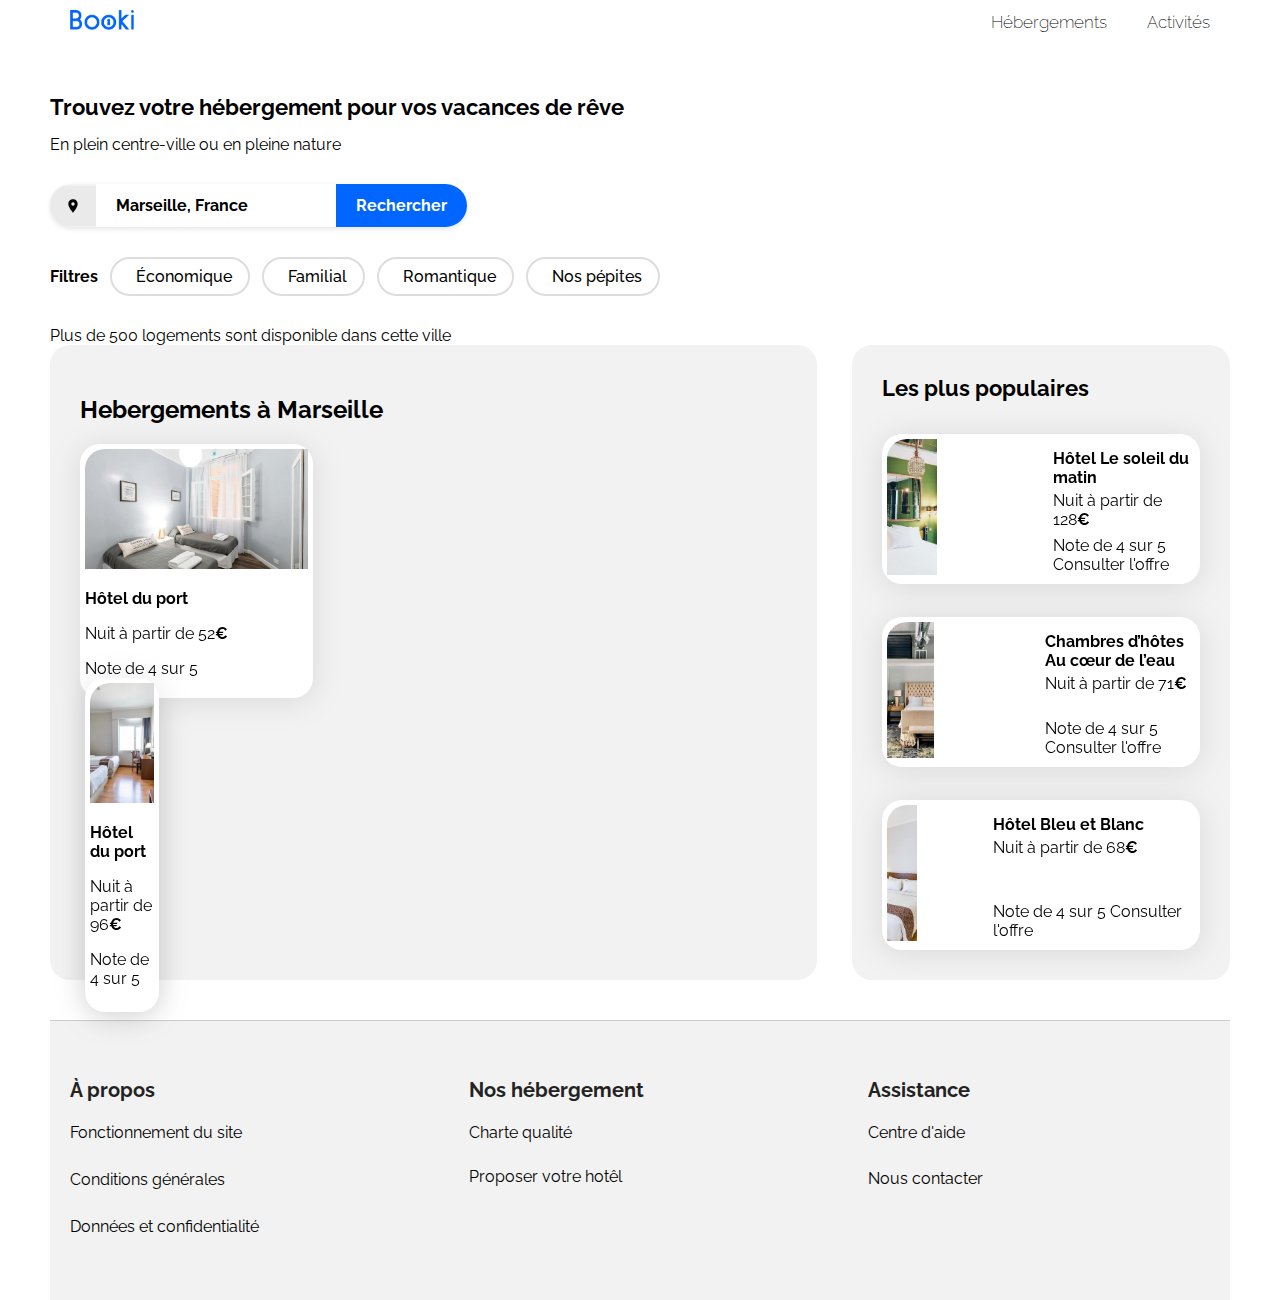
<file: projet_2/index.html>
<!DOCTYPE html>
<html lang="fr">

<head>
    <meta charset="UTF-8">
    <meta name="viewport" content="width=device-width, initial-scale=1.0">
    <title>Booki</title>
    <link rel="preconnect" href="https://fonts.googleapis.com">
    <link rel="preconnect" href="https://fonts.gstatic.com" crossorigin>
    <link href="https://fonts.googleapis.com/css2?family=Raleway:wght@400;500;700&display=swap" rel="stylesheet">
    <link rel="stylesheet" href="https://cdnjs.cloudflare.com/ajax/libs/font-awesome/6.2.1/css/all.min.css"
        integrity="sha512-MV7K8+y+gLIBoVD59lQIYicR65iaqukzvf/nwasF0nqhPay5w/9lJmVM2hMDcnK1OnMGCdVK+iQrJ7lzPJQd1w=="
        crossorigin="anonymous" referrerpolicy="no-referrer" />
    <link rel="stylesheet" href="style.css">
</head>

<body>
    <div class="main-container">
            <header class="header-grid">
                <div class="logo">
                  <img src="image/logo/Booki.png" alt="Logo du site " />
                </div>
                <nav class="nav-links">
                  <a href="#">Hébergements</a>
                  <a href="#">Activités</a>
                </nav>
     </header>
        <main>
            <p><h1>Trouvez votre hébergement pour vos vacances de rêve</h1>En plein centre-ville ou en pleine nature
            </p>
            <div class="search-bar">
                <div class="search-icon">
                  <svg viewBox="0 0 24 24"><path d="M12 2C8.13 2 5 5.13 5 9c0 5.25 7 13 7 13s7-7.75 7-13c0-3.87-3.13-7-7-7zm0 9.5c-1.38 0-2.5-1.12-2.5-2.5S10.62 6.5 12 6.5s2.5 1.12 2.5 2.5S13.38 11.5 12 11.5z"/></svg>
                </div>
                <div class="search-input">Marseille, France</div>
                <button class="search-button">Rechercher</button>
              </div>
                 <div class="filters">
                    <span><strong>Filtres</strong></span>
                    <button class="filter-button"><i class="fas fa-money-bill-wave filter-icon"></i> Économique</button>
                    <button class="filter-button"><i class="fas fa-child filter-icon"></i> Familial</button>
                    <button class="filter-button"><i class="fas fa-heart filter-icon"></i> Romantique</button>
                    <button class="filter-button"><i class="fas fa-fire filter-icon"></i> Nos pépites</button>
                  </div>         
                  <div class="infoville"> 
                <div class="dispo"><i class="fa-light fa-circle-info" style="color: #74C0FC;"></i>Plus de 500 logements sont disponible dans cette ville</div>
                 </div>
            <div class="hebergements-and-populaires">
                <section class="hebergements">
                    <h2>Hebergements à Marseille</h2>
                    <div class="container">
                    <div class="box">  <article class="card">
                        <img src="./image/hebergements/fred-kleber.jpg" alt="Image de la chambre d'hôtel montrant un lit">
                        <div class="card-content">
                            <div class="card-txt">
                                <h3 class="card-title">Hôtel du port </h3>
                                <p class="card-subtitle">Nuit à partir de 52<span class="euro">€</span></p>
                            </div>
                            <div class="card-rating">
                                <i class="fa-xs fa-solid fa-star" aria-hidden="true"></i>
                                <i class="fa-xs fa-solid fa-star" aria-hidden="true"></i>
                                <i class="fa-xs fa-solid fa-star" aria-hidden="true"></i>
                                <i class="fa-xs fa-solid fa-star" aria-hidden="true"></i>
                                <i class="fa-xs fa-solid fa-star neutral-star" aria-hidden="true"></i>
                                <span class="sr-only">Note de 4 sur 5</span>
                                <a href="page3.html">
                               </a></div> 
                    <div class="box">  <article class="card">
                        <img src="./image/hebergements/febrian-zakaria.jpg" alt="Image de la chambre d'hôtel montrant un lit">
                        <div class="card-content">
                            <div class="card-txt">
                                <h3 class="card-title">Hôtel du port </h3>
                                <p class="card-subtitle">Nuit à partir de 96<span class="euro">€</span></p>
                            </div>
                            <div class="card-rating">
                                <i class="fa-xs fa-solid fa-star" aria-hidden="true"></i>
                                <i class="fa-xs fa-solid fa-star" aria-hidden="true"></i>
                                <i class="fa-xs fa-solid fa-star" aria-hidden="true"></i>
                                <i class="fa-xs fa-solid fa-star" aria-hidden="true"></i>
                                <i class="fa-xs fa-solid fa-star neutral-star" aria-hidden="true"></i>
                                <span class="sr-only">Note de 4 sur 5</span>
                                <a href="page3.html">
                                    </div> 
                     
                </section>
                <section class="populaires">
                    <div class="populaires-title">
                        <h2 class="section-title">Les plus populaires</h2>
                        <i class="fa-solid fa-chart-line" aria-hidden="true"></i>
                    </div>
                    <div class="populaires-cards">
                        <a href="#">
                            <article class="card">
                                <img src="./image/hebergements/emile-guillemot.jpg" alt="Image de la chambre d'hôtel montrant un lit">
                                <div class="card-content">
                                    <div class="card-txt">
                                        <h3 class="card-title">Hôtel Le soleil du matin</h3>
                                        <p class="card-subtitle">Nuit à partir de 128<span class="euro">€</span></p>
                                    </div>
                                    <div class="card-rating">
                                        <i class="fa-xs fa-solid fa-star" aria-hidden="true"></i>
                                        <i class="fa-xs fa-solid fa-star" aria-hidden="true"></i>
                                        <i class="fa-xs fa-solid fa-star" aria-hidden="true"></i>
                                        <i class="fa-xs fa-solid fa-star" aria-hidden="true"></i>
                                        <i class="fa-xs fa-solid fa-star neutral-star" aria-hidden="true"></i>
                                        <span class="sr-only">Note de 4 sur 5</span>
                                        <a href="page3.html">
                                            Consulter l'offre
                                        </a>
                                           
                                        </a>
                                    </div>
                                </div>
                            </article>
                        </a>
                        <a href="#">
                            <article class="card">
                                <img src="./image/hebergements/aw-creative.jpg" alt="Image de la chambre d'hôtel montrant un lit">
                                <div class="card-content">
                                    <div class="card-txt">
                                        <h3 class="card-title">Chambres d’hôtes Au cœur de l’eau</h3>
                                        <p class="card-subtitle">Nuit à partir de 71<span class="euro">€</span></p>
                                    </div>
                                    <div class="card-rating">
                                        <i class="fa-xs fa-solid fa-star" aria-hidden="true"></i>
                                        <i class="fa-xs fa-solid fa-star" aria-hidden="true"></i>
                                        <i class="fa-xs fa-solid fa-star" aria-hidden="true"></i>
                                        <i class="fa-xs fa-solid fa-star" aria-hidden="true"></i>
                                        <i class="fa-xs fa-solid fa-star neutral-star" aria-hidden="true"></i>
                                        <span class="sr-only">Note de 4 sur 5</span>
                                        <a href="page4.html">
                                            Consulter l'offre
                                        </a>
                                        
                                    </div>
                                </div>
                            </article>
                        </a>
                        <a href="#">
                            <article class="card">
                                <img src="./image/hebergements/febrian-zakaria2.jpg" alt="Image de la chambre d'hôtel montrant un lit">
                                <div class="card-content">
                                    <div class="card-txt">
                                        <h3 class="card-title">Hôtel Bleu et Blanc</h3>
                                        <p class="card-subtitle">Nuit à partir de 68<span class="euro">€</span></p>
                                    </div>
                                    <div class="card-rating">
                                        <i class="fa-xs fa-solid fa-star" aria-hidden="true"></i>
                                        <i class="fa-xs fa-solid fa-star" aria-hidden="true"></i>
                                        <i class="fa-xs fa-solid fa-star" aria-hidden="true"></i>
                                        <i class="fa-xs fa-solid fa-star" aria-hidden="true"></i>
                                        <i class="fa-xs fa-solid fa-star neutral-star" aria-hidden="true"></i>
                                        <span class="sr-only">Note de 4 sur 5</span>
                                        <a href="page5.html">
                                            Consulter l'offre
                                        </a>
                                    </div>
                                </div>
                            </article>
                        </a>
                    </div>
                </section>
            </div>
        </main>
        <footer>
            <div class="footer-section">
                <h2>À propos</h2>
                <h3><a href="#" class="footer-subtitle">Fonctionnement du site</a></h3>
                <h3><a href="#" class="footer-subtitle">Conditions générales</a></h3>
                <h3><a href="#" class="footer-subtitle">Données et confidentialité</a></h3>
              </div>
              <div class="footer-section">
                <h2>Nos hébergement</h2>
                <h3><a href="#" class="footer-subtitle">Charte qualité</a></h3>
                <a href="#" class="footer-subtitle">Proposer votre hotêl</a>
              </div>
              <div class="footer-section">
                <h2>Assistance</h2>
                <h4><a href="#" class="footer-subtitle">Centre d'aide</a></h4>
                <a href="#" class="footer-subtitle">Nous contacter</a>
              </div>
       </footer>
    </div>
</body>

</html>
</file>
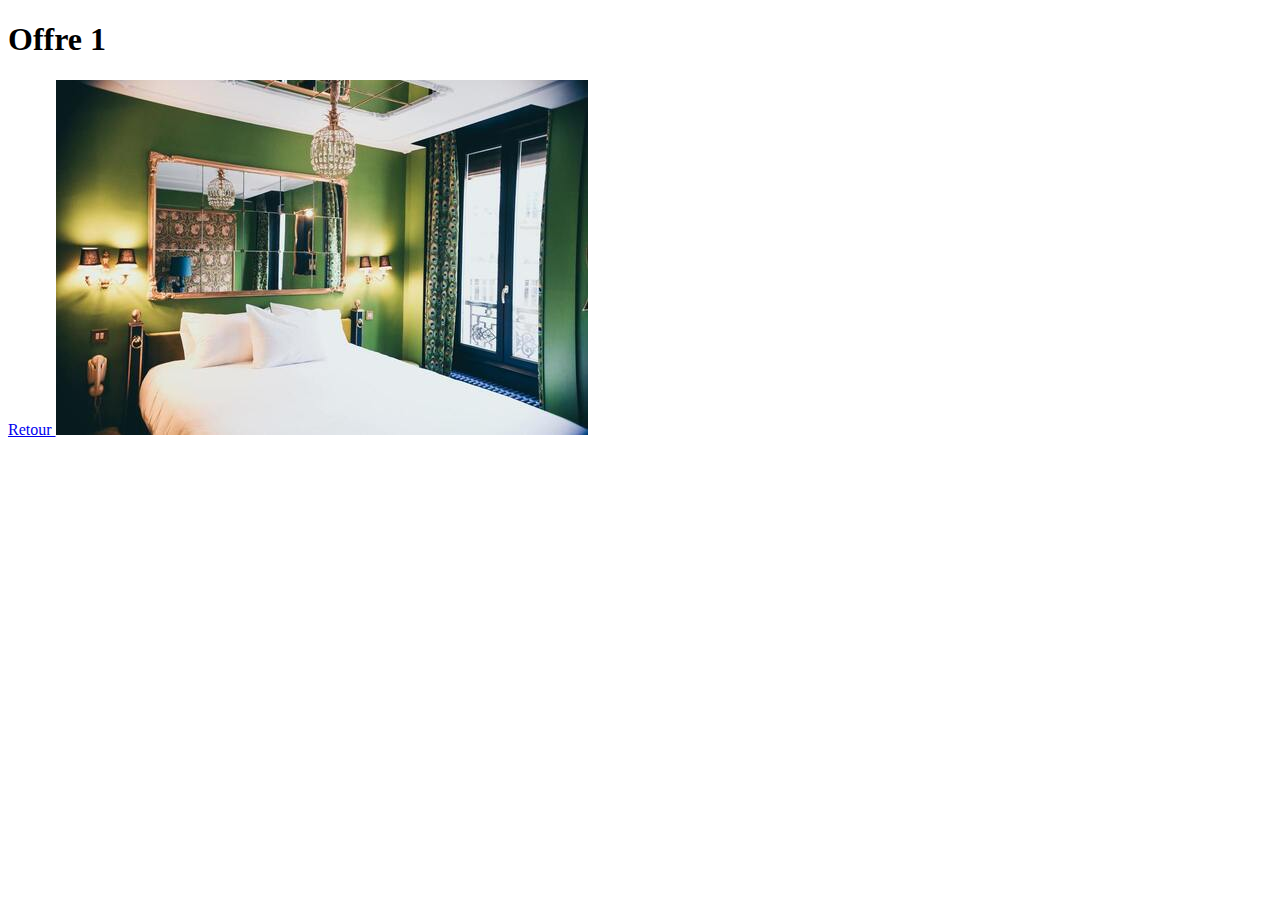
<file: projet_2/page2.html>
<!DOCTYPE html>
<html>
    <head>
        <meta charset="UTF-8" />
        <title>Page 2 </title>
    </head>
    <body>
        <h1> Offre 1 </h1>
        <a href="../index.html" >Retour </a>
        <img src="./image/hebergements/emile-guillemot.jpg" alt="image ofrre 1">
    </body>
</html>
</file>
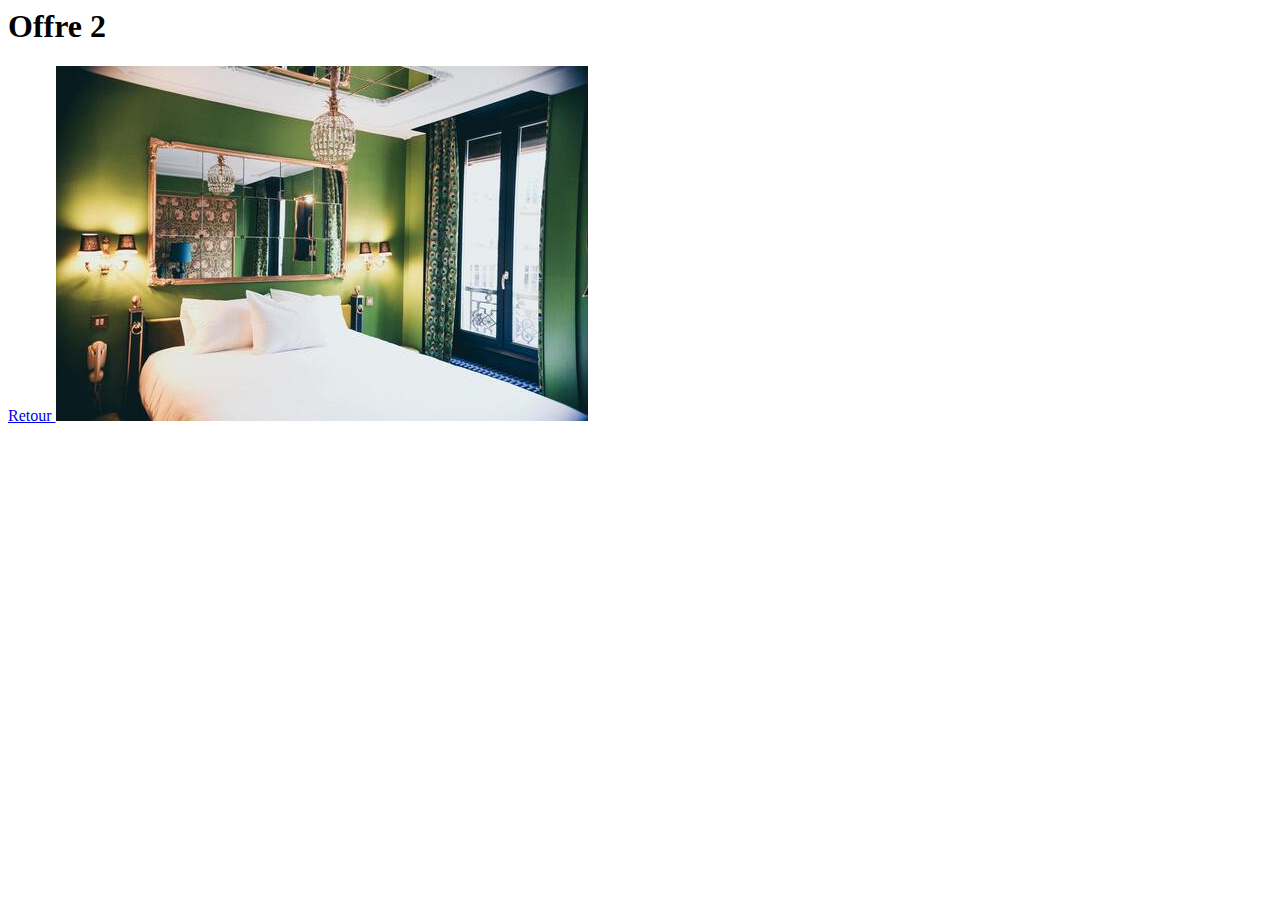
<file: projet_2/page3.html>
<html>
    <head>
        <meta charset="UTF-8" />
        <title>Page 3 </title>
    </head>
    <body>
        <h1> Offre 2 </h1>
        <a href="../index.html" >Retour </a>
    </body>
    <a>
        <img src="./image/hebergements/emile-guillemot.jpg" alt="image ofrre 1">
    </a>
</html>
</file>
<file: projet_2/style.css>
/****** General ***********/
* {
    font-family: 'Raleway', sans-serif;
}

:root {
    --main-color: #0065FC;
    --main-bg-color: #F2F2F2;
    --filter-bg-color: #DEEBFF;
}

.fa-solid {
    color: var(--main-color);
}

body {
    display: flex;
    justify-content: center;
}

.main-container {
    width: 100%;
    max-width: 1440px;
    padding: 0 50px;
    box-sizing: border-box;
}

a {
    color: inherit;
    text-decoration: none;
}

.section-title {
    margin: 0;
    font-size: 22px;
}

.card {
    background-color: white;
    border-radius: 20px;
    padding: 5px;
    filter: drop-shadow(0px 3px 15px rgba(0, 0, 0, 0.1));
}

.card img {
    object-fit: cover;
}

.card-title {
    font-size: 16px;
}

.euro {
    font-weight: 700;
}

.neutral-star {
    color: var(--main-bg-color)
}

/****** Hebergements And Populaires ***********/
.hebergements-and-populaires {
    display: flex;
    justify-content: space-between;
}

.hebergements-and-populaires section {
    background-color: var(--main-bg-color);
    border-radius: 20px;
    padding: 30px;
    box-sizing: border-box;
}

/****** Hebergements ***********/
.hebergements {
    width: 65%;
}

/****** Populaires ***********/
.populaires {
    width: 32%;
}

.populaires-title {
    display: flex;
    justify-content: space-between;
    align-items: center;
}

.populaires-cards .card {
    display: flex;
    margin-top: 33px;
}

.populaires-cards img {
    width: 33%;
    height: 136px;
    border-top-left-radius: 20px;
    border-bottom-left-radius: 0px;
}

.populaires-cards .card-content {
    width: 67%;
    padding-left: 15px;
    display: flex;
    flex-direction: column;
    justify-content: space-between;
    box-sizing: border-box;
}

.populaires-cards .card-title {
    margin-top: 10px;
    margin-bottom: 4px;
}

.populaires-cards .card-subtitle {
    margin: 0;
}

.populaires-cards .card-rating {
    margin-bottom: 5px;
}




/* Le code ci-dessous correspond à la version responsive uniquement */

/****** Media queries ***********/
/* Medium devices (tablets, less/equal than 1024px) */
@media (max-width: 1024px) {
    .hebergements-and-populaires {
        flex-direction: column;
    }

    .hebergements {
        width: 100%;
    }

    .populaires {
        width: 100%;
        margin-top: 50px;
    }

    .populaires-cards {
        display: flex;
        flex-direction: row;
        justify-content: space-between;
    }

    .populaires-cards a {
        width: 30%;
    }

    .populaires-cards .card-title {
        font-size: 14px;
    }

    .populaires-cards .card-subtitle {
        font-size: 13px;
    }
}

/* Small devices (phones, less than 768px) */
@media (max-width: 767.98px) {
    /* ... */
}
body {
    margin: 0;
    font-family: Arial, sans-serif;
  }
  
  .header-grid {
    display: grid;
    grid-template-columns: 1fr auto;
    align-items: center;
    padding: 10px 20px;
    background-color: white;
    margin: 0px;
  }
  
  .logo img{
    height: 20px;
    margin-top: 20px;
    margin-left: -20px;
    margin : 0px
  }
  .nav-links {
    display: flex;
    gap: 40px;
  }
  
  .nav-links a {
    position: relative;
    font-size: 17px;
    font-weight: 200;
    color: black;
    text-decoration: none;
  }
  
  .nav-links a::before {
    content: '';
    position: absolute;
    top: -10px;
    left: 0;
    height: 3px;
    width: 0;
    background-color: #0066ff;
    margin: 0%;
  }
  
  .nav-links a:hover::before
   {
    width: 100%;
  }
.main-container {
    background-color: white;
}
h1 {
    font-size: 140%;
    margin-top: 50px;
}
    .box { 
        width: 33%;
        height: 15px;
        border-top-left-radius: 20px;
        border-bottom-left-radius: 0px
    }
   .container {
        display: flex;
        justify-content: space-between;
        flex-wrap: wrap;
        
    }
    
    .container img {
        width: 100%;
        height: 120px;
        border-top-left-radius: 20px;
        border-bottom-left-radius: 0px;
    }
    .dispo .fa-solid {
        color:black;
        font-size: 70%;
        font-weight: normal;
    }
    
    .search-bar {
        margin-top: 30px;
        display: flex;
        align-items: center;
        border-radius: 25px;
        overflow: hidden;
        background-color: #f2f2f2;
        width: fit-content;
        box-shadow: 0 2px 5px rgba(0,0,0,0.1);
      }
      .search-icon {
        background-color: #eaeaea;
        padding: 12px 15px;
        display: flex;
        align-items: center;
        justify-content: center;
      }
  
      .search-icon svg {
        width: 16px;
        height: 16px;
        fill: black;
      }
      .search-input {
        border: none;
        outline: none;
        padding: 12px 20px;
        font-size: 16px;
        font-weight: bold;
        background: none;
        width: 200px;
        background-color: white;
      }
  
      .search-button {
        background-color: #0066ff;
        color: white;
        border: none;
        padding: 12px 20px;
        font-size: 16px;
        font-weight: bold;
        cursor: pointer;
        transition: background-color 0.2s ease;
      }
  
      .search-button:hover {
        background-color: #0052cc;
      }
      .infoville {
        margin-top: 30px;
    }
    .filters {
        display: flex;
        gap: 12px;
        align-items: center;
        margin-top: 30px;
      }
      .filter-button {
        display: flex;
        align-items: center;
        gap: 8px;
        padding: 8px 16px;
        border: 2px solid #ddd;
        border-radius: 999px;
        background-color: white;
        cursor: pointer;
        font-size: 16px;
        font-weight: 500;
        color: black;
        
      }
      .filter-button:hover {
        background-color: #e8f0ff; 
        border-color: #c3dcff;     
      }
    .filter-icon {
        color: #0066ff;
        font-size: 18px;
      }
  .hebergements a {
    margin-left: 1000px;
    text-decoration: none;
    color: #007BFF;
    font-weight: 500;
  }
  .activites a {
    margin-left: 1200px;
    margin-top: 20px;
    text-decoration: none;
    color: black;
    font-weight: 500;
  }
  footer {
    display: flex;
    justify-content: space-between;
    padding: 40px 20px;
    margin-top: 40px;
    background-color: #f2f2f2;
    border-top: 1px solid #ccc;
  }
  
  .footer-section {
    width: 30%;
  }
  
  .footer-section h2 {
    font-size: 20px;
    margin-bottom: 8px;
    color: #222;
  }
  
  .footer-section a.footer-subtitle {
    display: inline-block;
    font-size: 16px;
    margin-bottom: 6px;
    color: black;
    text-decoration: none;
    font-weight: normal;
  }
  
  .footer-section a.footer-subtitle:hover {
    text-decoration: underline;
    color: black;
  }
  
  .footer-section p,
  .footer-section a {
    font-size: 14px;
    color: #333;
    text-decoration: none;
  }
  
  .footer-section a:hover {
    text-decoration: underline;
  }
</file>
